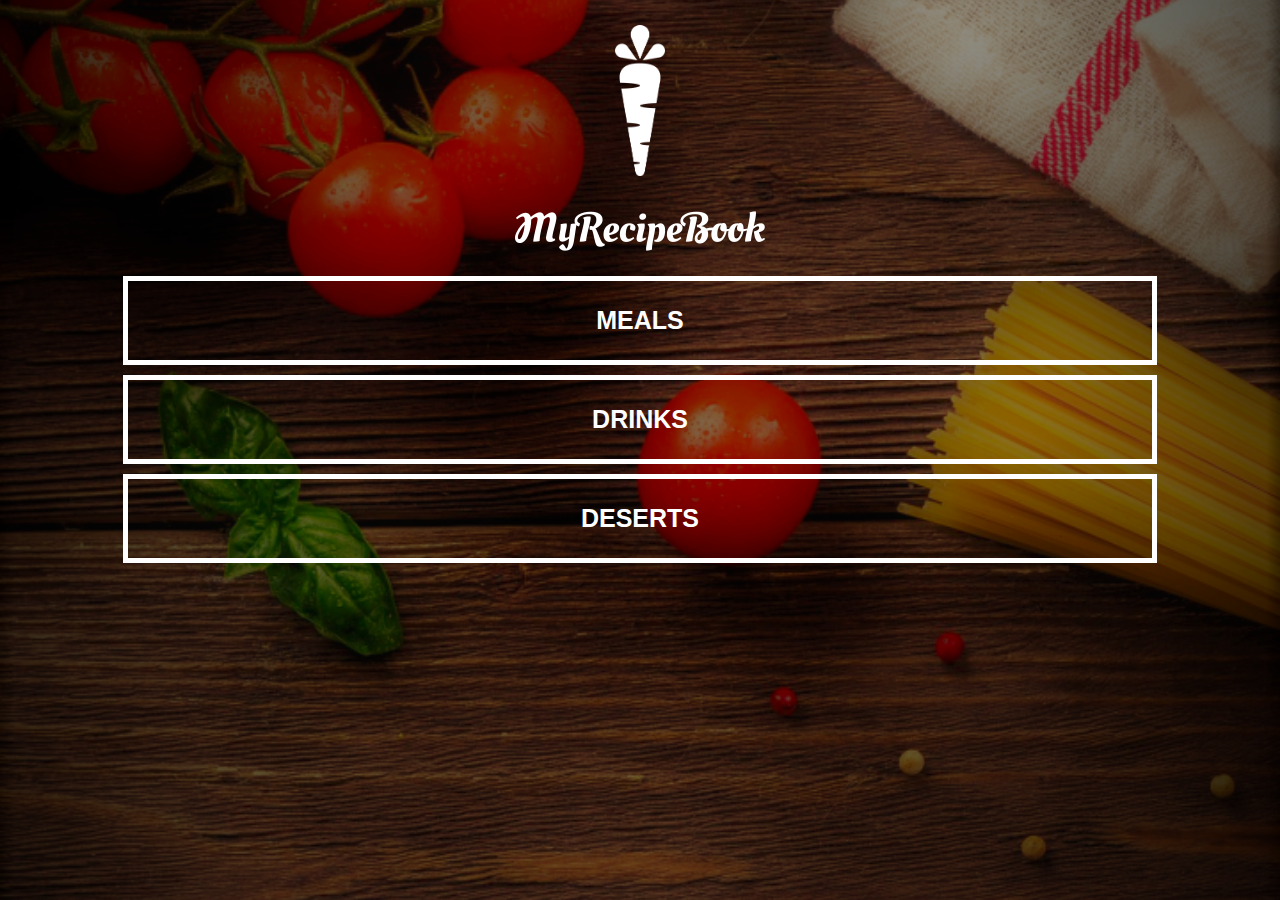
<file: index.html>
<!DOCTYPE html>
<html>
    <head>
       <title>My Recipe Book</title>
       <link rel="stylesheet" href="style.css">
    
    </head>
    
    
    <body class="body-home">
       <div id="home">
       <img src="images/logo-img.png" id="home-logo-img">
       <img src="images/logo-text.png" id="home-logo-text">       
       <div class="home-menu">
       <a href="meals.html" class="home-menu-item">
       <p>Meals</p>
       </a>  
       <a href="drinks.html" class="home-menu-item">
       <p>Drinks</p>
       </a>    
       <a href="deserts.html" class="home-menu-item">
       <p>Deserts</p>
       </a>     
           
       </div>
        
       </div>
    
    </body>
    </html>
</file>
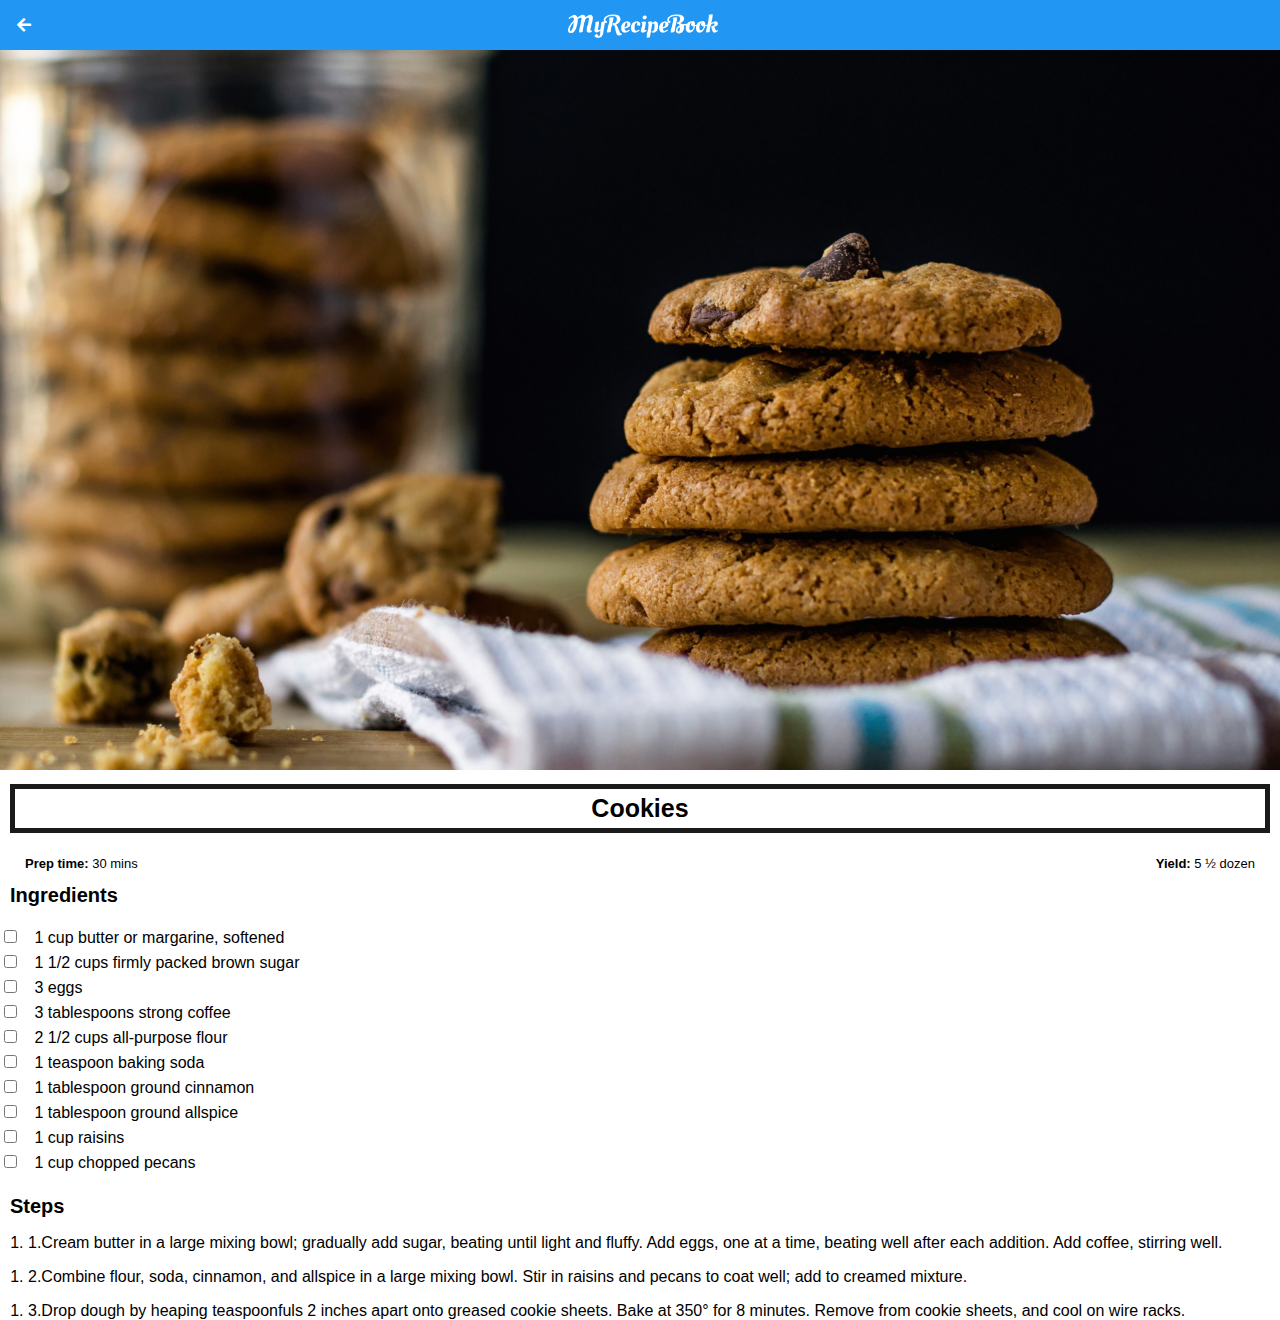
<file: cookies.html>
<!DOCTYPE html>
<html>
    <head>
       <title>My Recipe Book | Deserts | Cookies </title>
       <link rel="stylesheet" href="style.css">
       <link rel="stylesheet" href="fontawesome/css/all.css">
    </head>
    
    
    <body class="body-recipes">
       <div class="header">
       <a href="deserts.html">
       <i class="fas fa-arrow-left"></i>
   
       </a>
       <img src="images/logo-text.png"> 
       </div>
        
       <div id="recipe">
          
       <div class="recipe-details">
       <img src="images/cookies.png">
       <h1>Cookies
       </h1>
       <div class="recipe-details-info">
       <p><b>Prep time: </b> 30 mins </p>
       <p style="float: right;"> <b>Yield: </b> 5 ½ dozen</p>   
       </div>
       <div class="recipe-details-ingredients">
       <h2>Ingredients</h2> <br> 
       <input id="check-01" type="checkbox">
       <label for="check-01">1 cup butter or margarine, softened</label> <br>
       <input id="check-02" type="checkbox">
       <label for="check-02">1 1/2 cups firmly packed brown sugar
       </label> <br>  
       <input id="check-03" type="checkbox">
       <label for="check-03">3 eggs</label> <br> 
       <input id="check-04" type="checkbox">
       <label for="check-04">3 tablespoons strong coffee
       </label> <br>
       <input id="check-04" type="checkbox">
       <label for="check-04">2 1/2 cups all-purpose flour
       </label> <br>
       <input id="check-04" type="checkbox">
       <label for="check-04">1 teaspoon baking soda
       </label> <br>     
       <input id="check-04" type="checkbox">
       <label for="check-04">1 tablespoon ground cinnamon
       </label> <br>
       <input id="check-04" type="checkbox">
       <label for="check-04">1 tablespoon ground allspice
       </label> <br>    
       <input id="check-04" type="checkbox">
       <label for="check-04">1 cup raisins
       </label> <br>    
       <input id="check-04" type="checkbox">
       <label for="check-04">1 cup chopped pecans
       </label> <br>    
           
       
                    
       </div>
           
       <div class="recipe-details-steps">
       <h2>Steps</h2>
           
        <ol>
        <li>1.Cream butter in a large mixing bowl; gradually add sugar, beating until light and fluffy. Add eggs, one at a time, beating well after each addition. Add coffee, stirring well.
        </li>
        </ol>
        <ol>
        <li>2.Combine flour, soda, cinnamon, and allspice in a large mixing bowl. Stir in raisins and pecans to coat well; add to creamed mixture.
        </li>
        </ol>
        <ol>
        <li>3.Drop dough by heaping teaspoonfuls 2 inches apart onto greased cookie sheets. Bake at 350° for 8 minutes. Remove from cookie sheets, and cool on wire racks.
        </li>
        </ol>  
          
        
           
       </div>   
       
       </div>   
        
       
       </div>
    
    </body>
    </html>
</file>
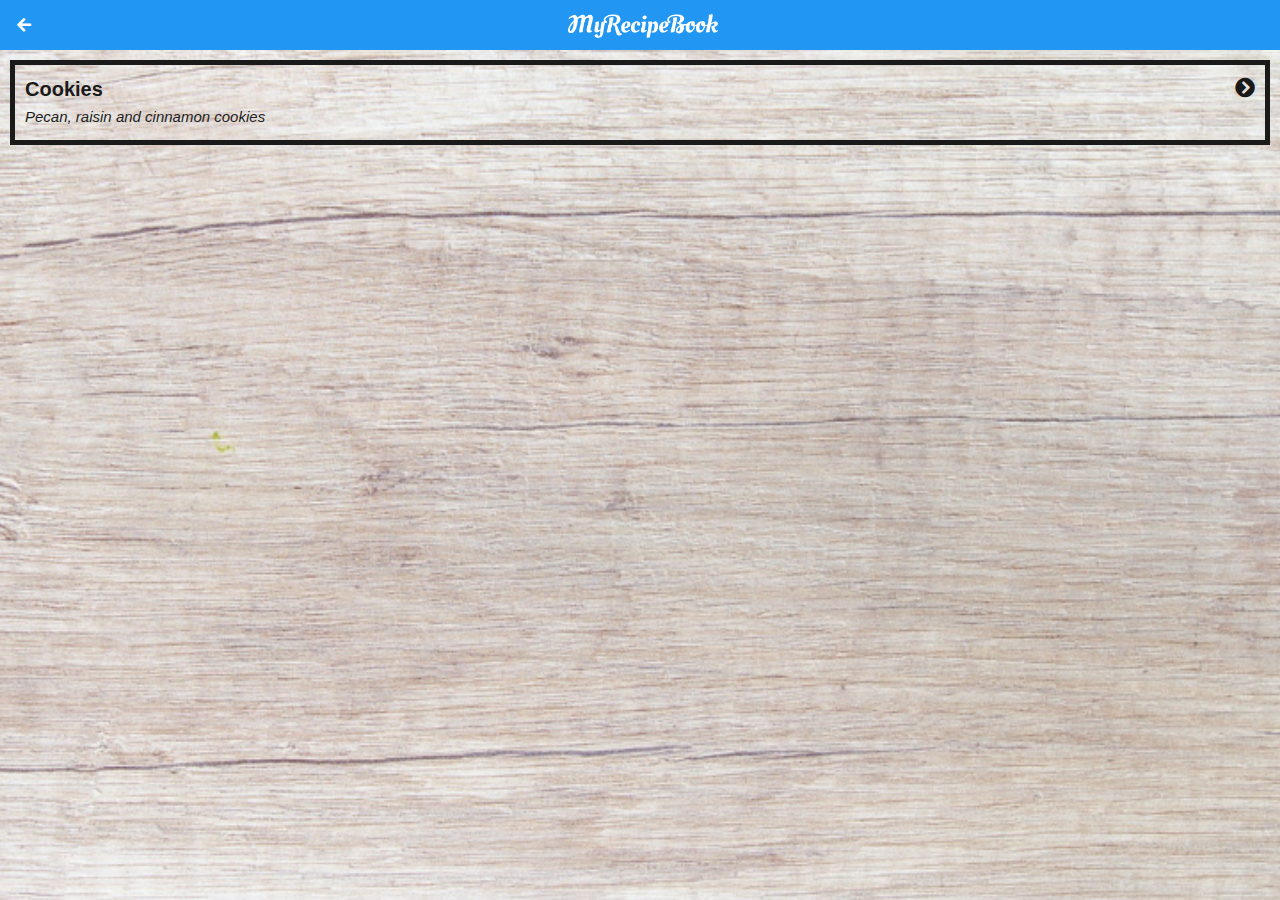
<file: deserts.html>
<!DOCTYPE html>
<html>
    <head>
       <title>My Recipe Book |Deserts </title>
       <link rel="stylesheet" href="style.css">
       <link rel="stylesheet" href="fontawesome/css/all.css">
    </head>
    
    
    <body class="body-meals">
       <div class="header">
       <a href="index.html">
       <i class="fas fa-arrow-left"></i>
   
       </a>
       <img src="images/logo-text.png"> 
       </div>
        
       <div id="meals">
       <div class="meals-list">
       <a href="cookies.html">
       <div class="meals-list-item">
       <h1>Cookies<i class="fas fa-chevron-circle-right"></i></h1>
        
       <p>Pecan, raisin and cinnamon cookies</p>   
       </div>   
           
       </a>  
       </div>
       </div>
    
    </body>
    </html>
</file>
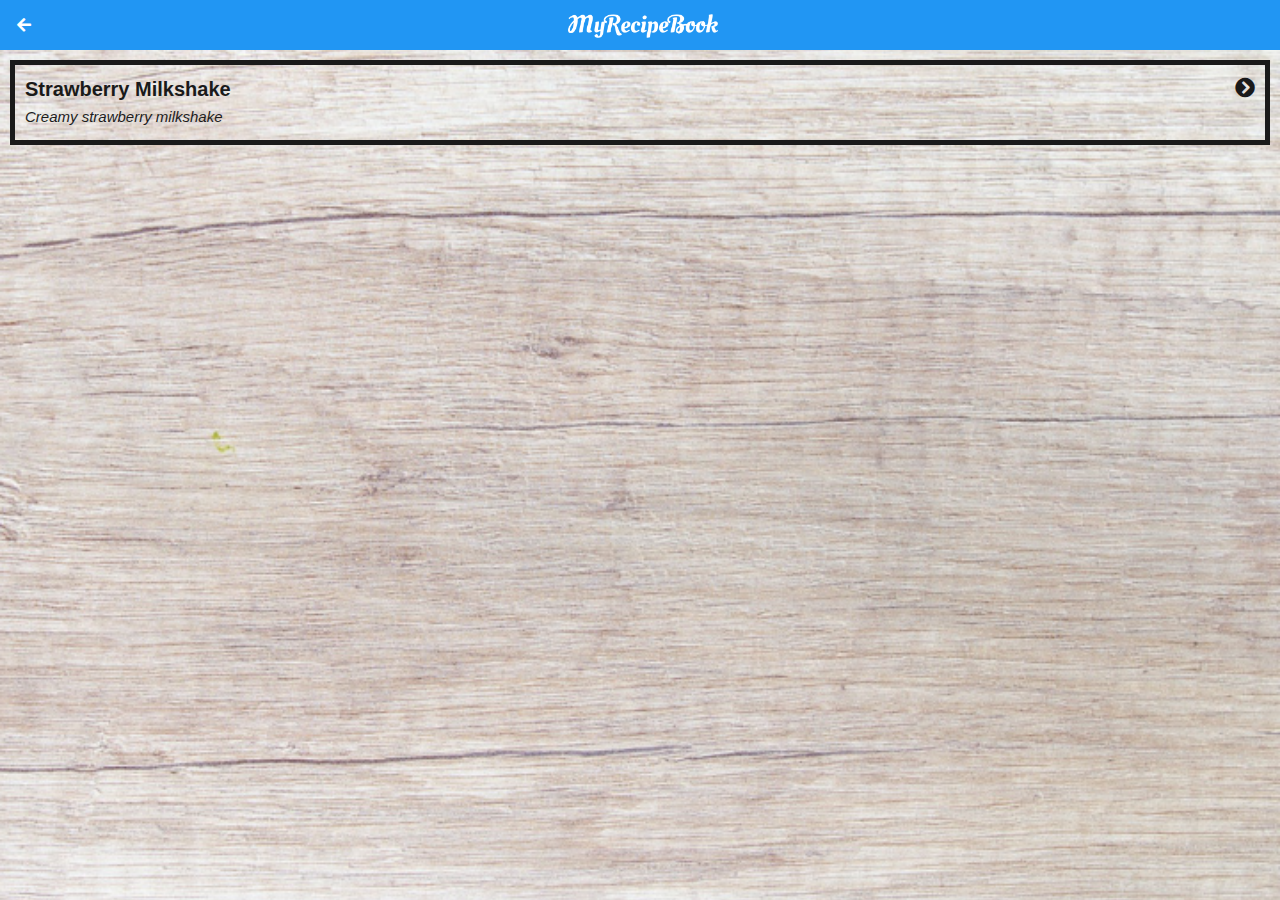
<file: drinks.html>
<!DOCTYPE html>
<html>
    <head>
       <title>My Recipe Book | Drinks </title>
       <link rel="stylesheet" href="style.css">
       <link rel="stylesheet" href="fontawesome/css/all.css">
    </head>
    
    
    <body class="body-meals">
       <div class="header">
       <a href="index.html">
       <i class="fas fa-arrow-left"></i>
   
       </a>
       <img src="images/logo-text.png"> 
       </div>
        
       <div id="meals">
       <div class="meals-list">
       <a href="strawberry%20milkshake.html">
       <div class="meals-list-item">
       <h1>Strawberry Milkshake<i class="fas fa-chevron-circle-right"></i></h1>
        
       <p>Creamy strawberry milkshake</p>   
       </div>   
           
       </a>  
       </div>
       </div>
    
    </body>
    </html>
</file>
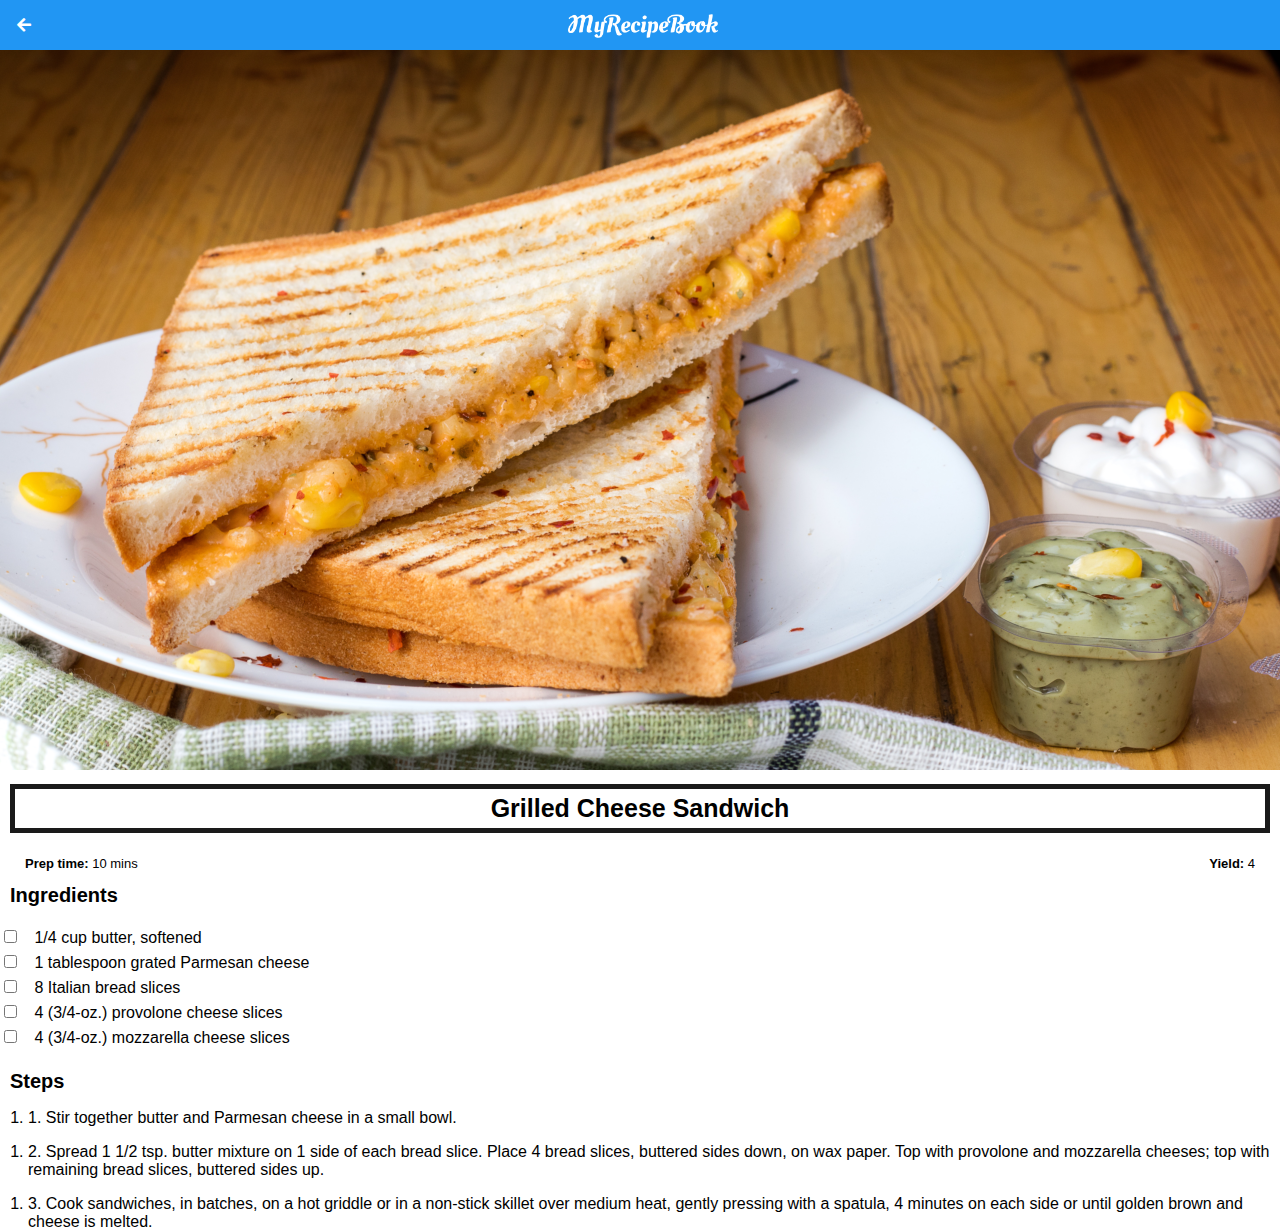
<file: grilled cheese.html>
<!DOCTYPE html>
<html>
    <head>
       <title>My Recipe Book | Meals | Grilled Cheese </title>
       <link rel="stylesheet" href="style.css">
       <link rel="stylesheet" href="fontawesome/css/all.css">
    </head>
    
    
    <body class="body-recipes">
       <div class="header">
       <a href="meals.html">
       <i class="fas fa-arrow-left"></i>
   
       </a>
       <img src="images/logo-text.png"> 
       </div>
        
       <div id="recipe">
          
       <div class="recipe-details">
       <img src="images/grilledCheese.png">
       <h1>Grilled Cheese Sandwich
       </h1>
       <div class="recipe-details-info">
       <p><b>Prep time: </b> 10 mins</p>
       <p style="float: right;"> <b>Yield: </b> 4</p>   
       </div>
       <div class="recipe-details-ingredients">
       <h2>Ingredients</h2> <br> 
       <input id="check-01" type="checkbox">
       <label for="check-01">1/4 cup butter, softened</label> <br>
       <input id="check-02" type="checkbox">
       <label for="check-02">1 tablespoon grated Parmesan cheese</label> <br>  
       <input id="check-03" type="checkbox">
       <label for="check-03">8 Italian bread slices</label> <br> 
       <input id="check-04" type="checkbox">
       <label for="check-04">4 (3/4-oz.) provolone cheese slices
       </label> <br>  
       <input id="check-05" type="checkbox">
       <label for="check-05">4 (3/4-oz.) mozzarella cheese slices
       </label> <br> 
                    
       </div>
           
       <div class="recipe-details-steps">
       <h2>Steps</h2>
           
        <ol>
        <li>1. Stir together butter and Parmesan cheese in a small bowl.
        </li>
        </ol>
        <ol>
        <li>2. Spread 1 1/2 tsp. butter mixture on 1 side of each bread slice. Place 4 bread slices, buttered sides down, on wax paper. Top with provolone and mozzarella cheeses; top with remaining bread slices, buttered sides up.
        </li>
        </ol>   
        <ol>
        <li>3. Cook sandwiches, in batches, on a hot griddle or in a non-stick skillet over medium heat, gently pressing with a spatula, 4 minutes on each side or until golden brown and cheese is melted.
        </li>   
        </ol>    
           
       </div>   
       
       </div>   
        
       
       </div>
    
    </body>
    </html>
</file>
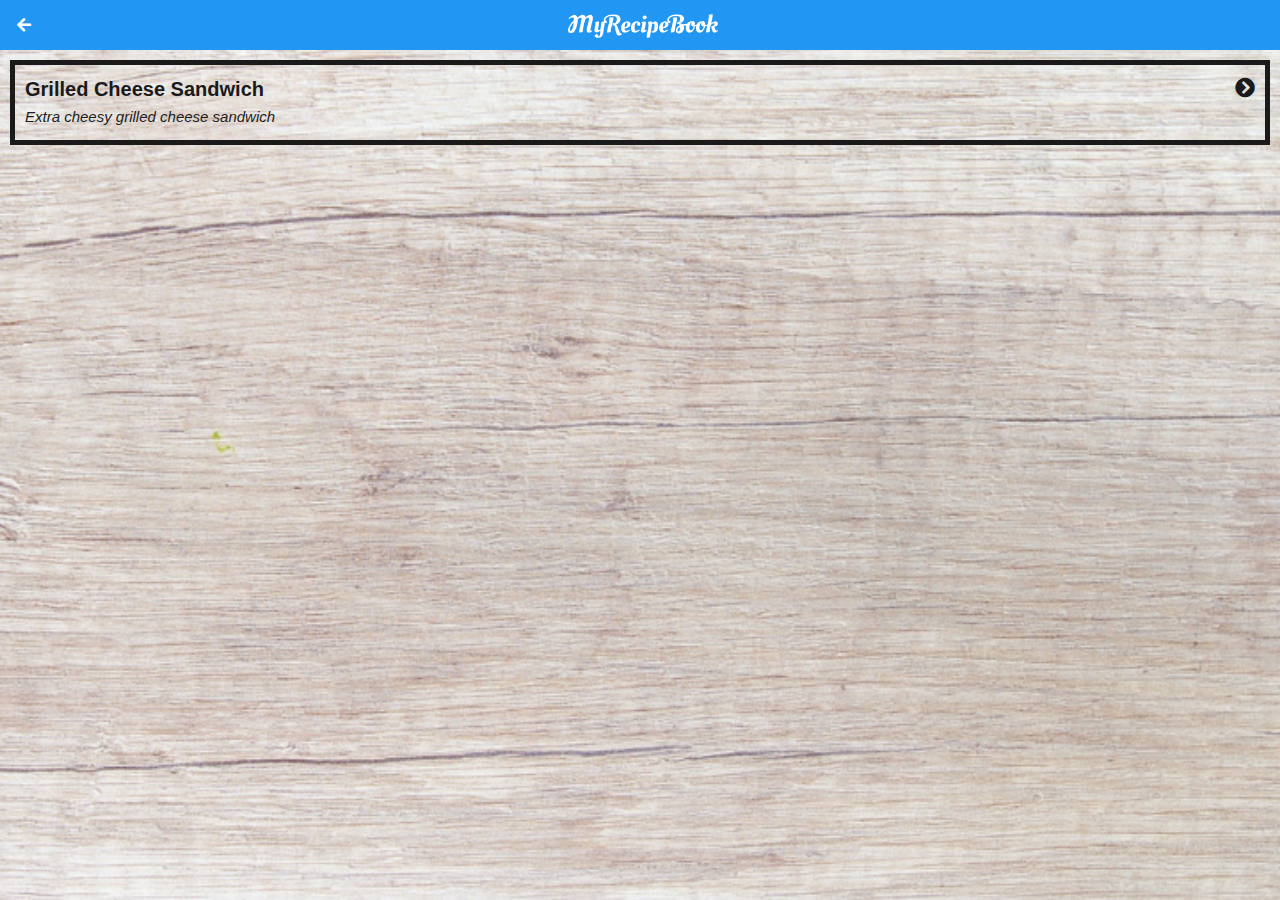
<file: meals.html>
<!DOCTYPE html>
<html>
    <head>
       <title>My Recipe Book | Meals </title>
       <link rel="stylesheet" href="style.css">
       <link rel="stylesheet" href="fontawesome/css/all.css">
    </head>
    
    
    <body class="body-meals">
       <div class="header">
       <a href="index.html">
       <i class="fas fa-arrow-left"></i>
   
       </a>
       <img src="images/logo-text.png"> 
       </div>
        
       <div id="meals">
       <div class="meals-list">
       <a href="grilled%20cheese.html">
       <div class="meals-list-item">
       <h1>Grilled Cheese Sandwich<i class="fas fa-chevron-circle-right"></i></h1>
        
       <p>Extra cheesy grilled cheese sandwich</p>   
       </div>   
           
       </a>  
       </div>
       </div>
    
    </body>
    </html>
</file>
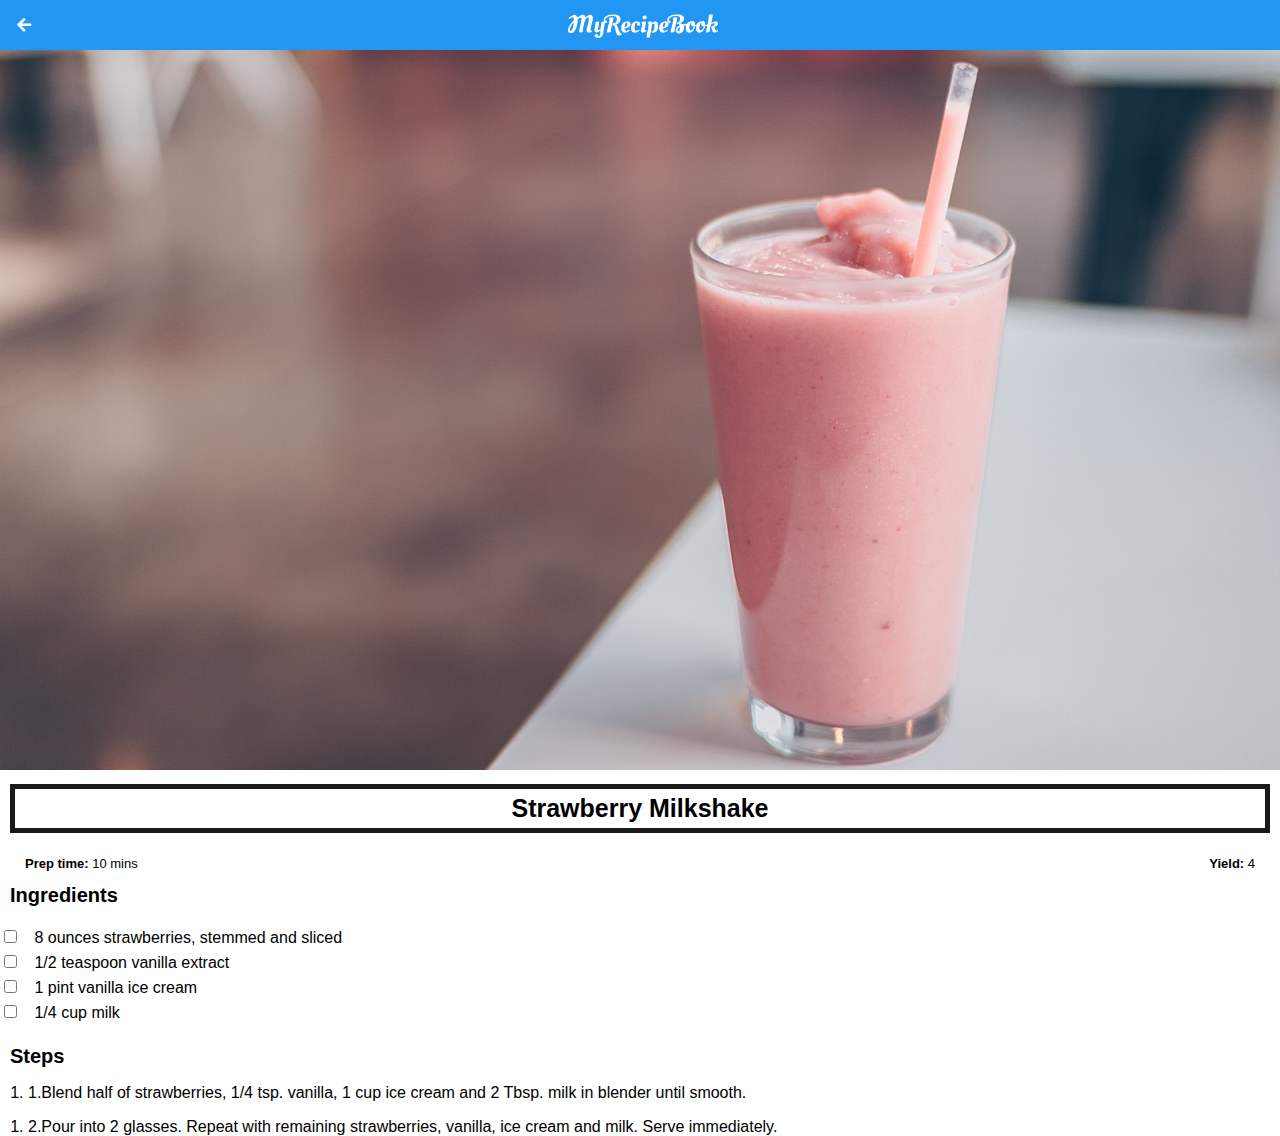
<file: strawberry milkshake.html>
<!DOCTYPE html>
<html>
    <head>
       <title>My Recipe Book | Drinks | Strawberry MilkShake </title>
       <link rel="stylesheet" href="style.css">
       <link rel="stylesheet" href="fontawesome/css/all.css">
    </head>
    
    
    <body class="body-recipes">
       <div class="header">
       <a href="drinks.html">
       <i class="fas fa-arrow-left"></i>
   
       </a>
       <img src="images/logo-text.png"> 
       </div>
        
       <div id="recipe">
          
       <div class="recipe-details">
       <img src="images/strawberryMilkshake.png">
       <h1>Strawberry Milkshake
       </h1>
       <div class="recipe-details-info">
       <p><b>Prep time: </b> 10 mins</p>
       <p style="float: right;"> <b>Yield: </b> 4</p>   
       </div>
       <div class="recipe-details-ingredients">
       <h2>Ingredients</h2> <br> 
       <input id="check-01" type="checkbox">
       <label for="check-01">8 ounces strawberries, stemmed and sliced</label> <br>
       <input id="check-02" type="checkbox">
       <label for="check-02">1/2 teaspoon vanilla extract
       </label> <br>  
       <input id="check-03" type="checkbox">
       <label for="check-03">1 pint vanilla ice cream</label> <br> 
       <input id="check-04" type="checkbox">
       <label for="check-04">1/4 cup milk
       </label> <br>  
       
                    
       </div>
           
       <div class="recipe-details-steps">
       <h2>Steps</h2>
           
        <ol>
        <li>1.Blend half of strawberries, 1/4 tsp. vanilla, 1 cup ice cream and 2 Tbsp. milk in blender until smooth.
 
        </li>
        </ol>
        <ol>
        <li>2.Pour into 2 glasses. Repeat with remaining strawberries, vanilla, ice cream and milk. Serve immediately. 
        </li>
        </ol>   
        
           
       </div>   
       
       </div>   
        
       
       </div>
    
    </body>
    </html>
</file>
<file: style.css>
html{
height: 100%;    
} 
body{
 font-family: sans-serif;
 margin: 0px;
 padding: 0px;
 height: 100%;     
}
.body-home{
 background-image: url('images/background-01-port.png');
 background-position: center;
 background-attachment: fixed;
 background-repeat: no-repeat;
 background-size: cover;    
}

.body-meals{
 background-image: url('images/background-02-port.png');
 background-position: center;
 background-attachment: fixed;
 background-repeat: no-repeat;
 background-size: cover;    
}

/*============HEADER============*/

.header{
 background-color: #2196f3;
 width: 100%;
 height: 50px;
 top: 0;
 position: fixed;
 overflow: hidden;
 text-align: center;    
}

.header i{
 float: left;
 padding: 17px 0px 0px 17px;    
 color: white;
}

.header img{
 width: 150px;
 padding-top: 14px;
 padding-right: 25px;    
    
}



/*============HOME PAGE============*/
#home-logo-img{
width: 50px;
display: block;
margin: auto;
padding: 25px 10px 10px 10px;    
}
#home-logo-text{
width: auto;
display: block;
margin: auto;
padding: 25px;    
}

/*=====HOME PAGE MENU=====*/

.home-menu-item{
text-decoration: none;  
text-transform: uppercase;
color: white;    
font-size: 25px;
font-weight: bold;    
text-align: center;
border: 5px solid white;
display: block;
margin: auto;    
margin-bottom: 10px;    
width: 80%;    
}


/*============MEALS PAGE============*/

#meals{
padding-top: 50px;    
}

/*=====MEALS PAGE MENU=====*/
.meals-list a{
 text-decoration: none;   
}

.meals-list-item{
 border: 5px solid #1a1a1a;   
 margin: 10px;   
}


.meals-list-item h1{
 font-weight: bold;   
 font-size: 20px;
 color: #1a1a1a;
 padding-left: 10px;    
}

.meals-list-item i{
 float: right;
 color: #1a1a1a;
 padding-right: 10px;   
}
.meals-list-item p{
 font-size: 15px;
 font-style: italic;
 color: #1d1d1d;
 margin-top: -7px;
 padding-left: 10px;    
    
}

/*============RECIPE PAGE============*/

#recipe{
 padding-top: 50px;    
}
/*=====RECIPE DETAILS=====*/

.recipe-details img{
 width: 100%;    
}

.recipe-details h1{
 font-size: 25px;
 text-align: center;
 border: 5px solid #1a1a1a;
 margin: 10px;
 padding: 5px;    
}

.recipe-details h2{
 font-size: 20px;
 text-align: left;
 margin: 0px;
 margin-left: 10px;    
    
}

.recipe-details-info{
 margin-left: 25px;
 margin-right: 25px;
    
}

.recipe-details-info p{
 font-size: 13px;
 display: inline-block;    
}

.recipe-details-ingredients label{
 line-height: 25px;
 margin-left: 10px;    
}

.recipe-details-steps{
 padding-top: 20px;
    
}

.recipe-details ol{
 padding-left: 28px;    
    
}

/*============RESPONSIVE LAYOUT============*/

@media only screen and <min-width:600px>{
#meals{
 width: 80%;
 margin: auto;   

}
    
#recipe {
 width: 80%;
 margin: auto;     
} 
}

@media only screen and <min-width:1000px>{
 #meals{
 width: 60%;
 margin: auto;   

}
    
#recipe {
 width: 60%;
 margin: auto;     
}    
}

@media only screen and <min-width:1500px>{
 #meals{
 width: 40%;
 margin: auto;   

}
    
#recipe {
 width: 40%;
 margin: auto;     
}    
}

@media only screen and <min-width:720px>{
.body-home{
 background-image: url('images/background-01-land.png');
    
}
.body-meals{
 background-image: url('images/background-02-land.png');    
        
    }    
}
</file>
